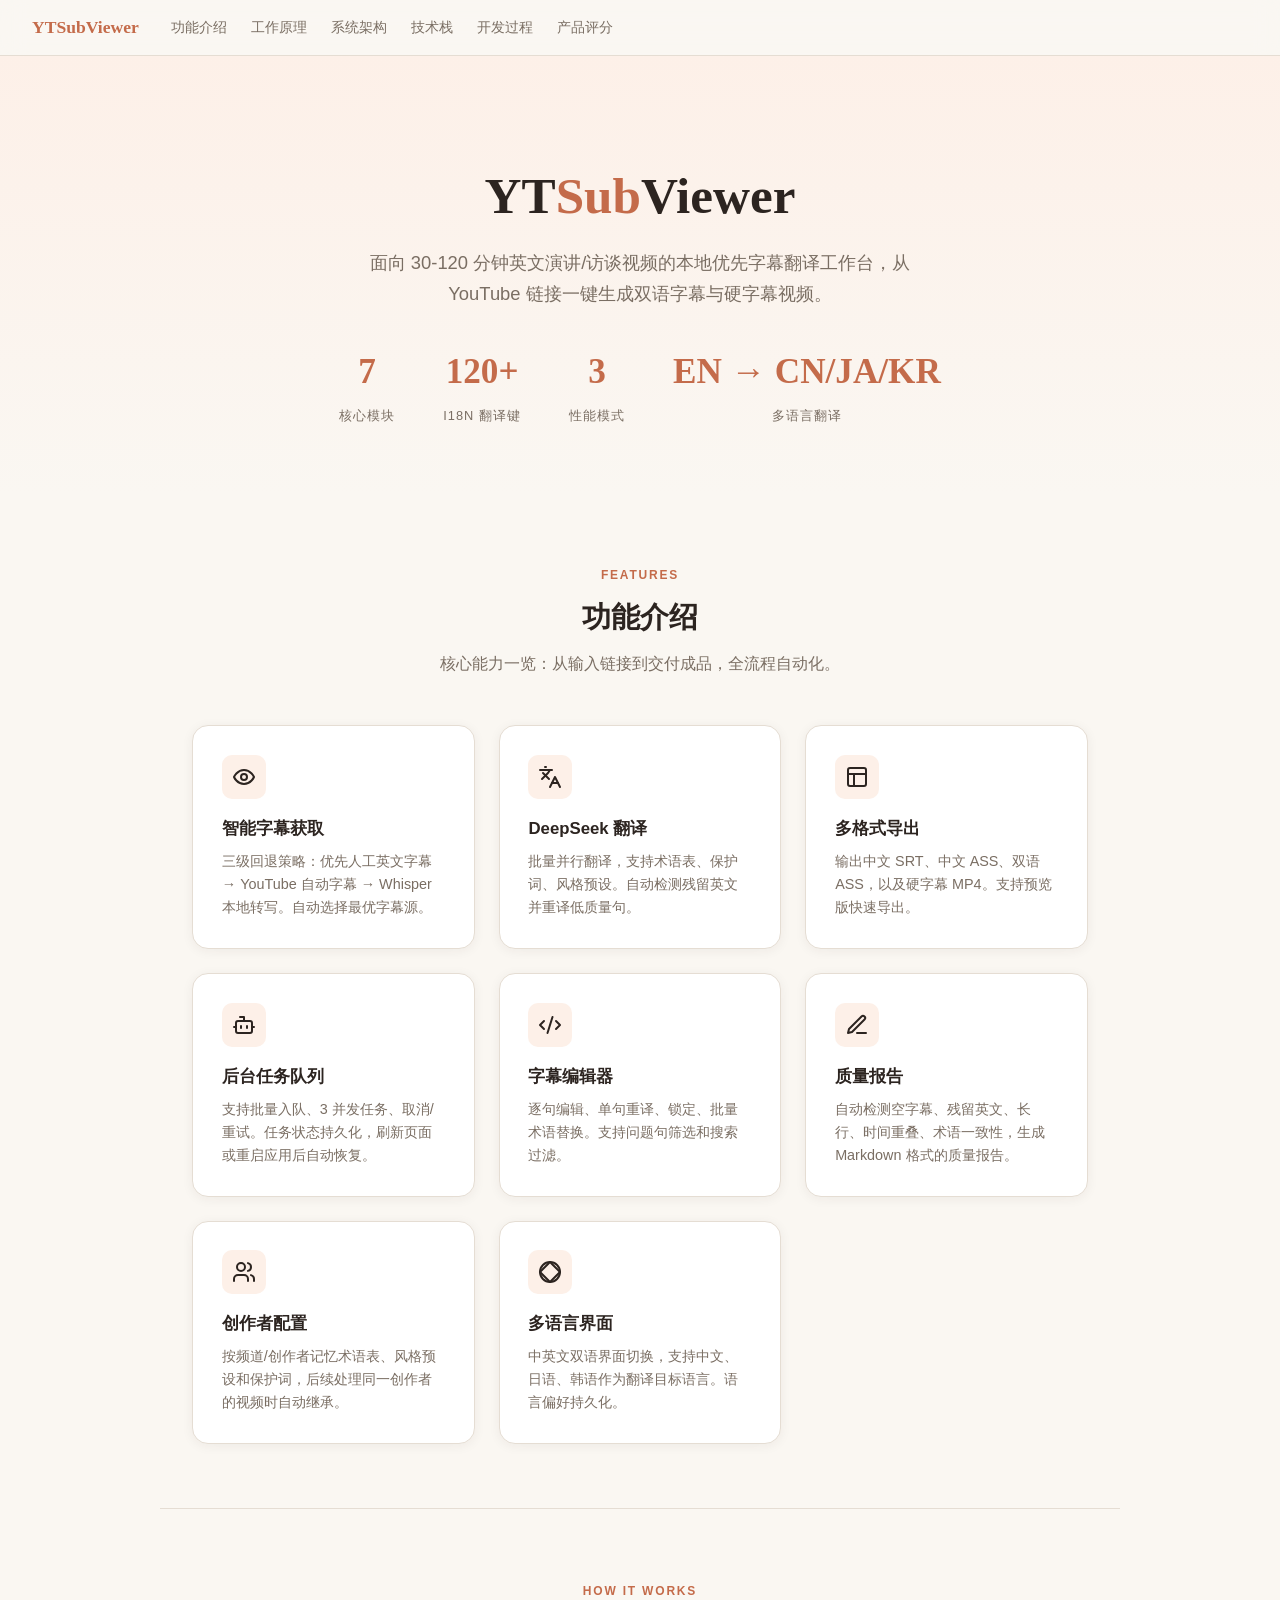
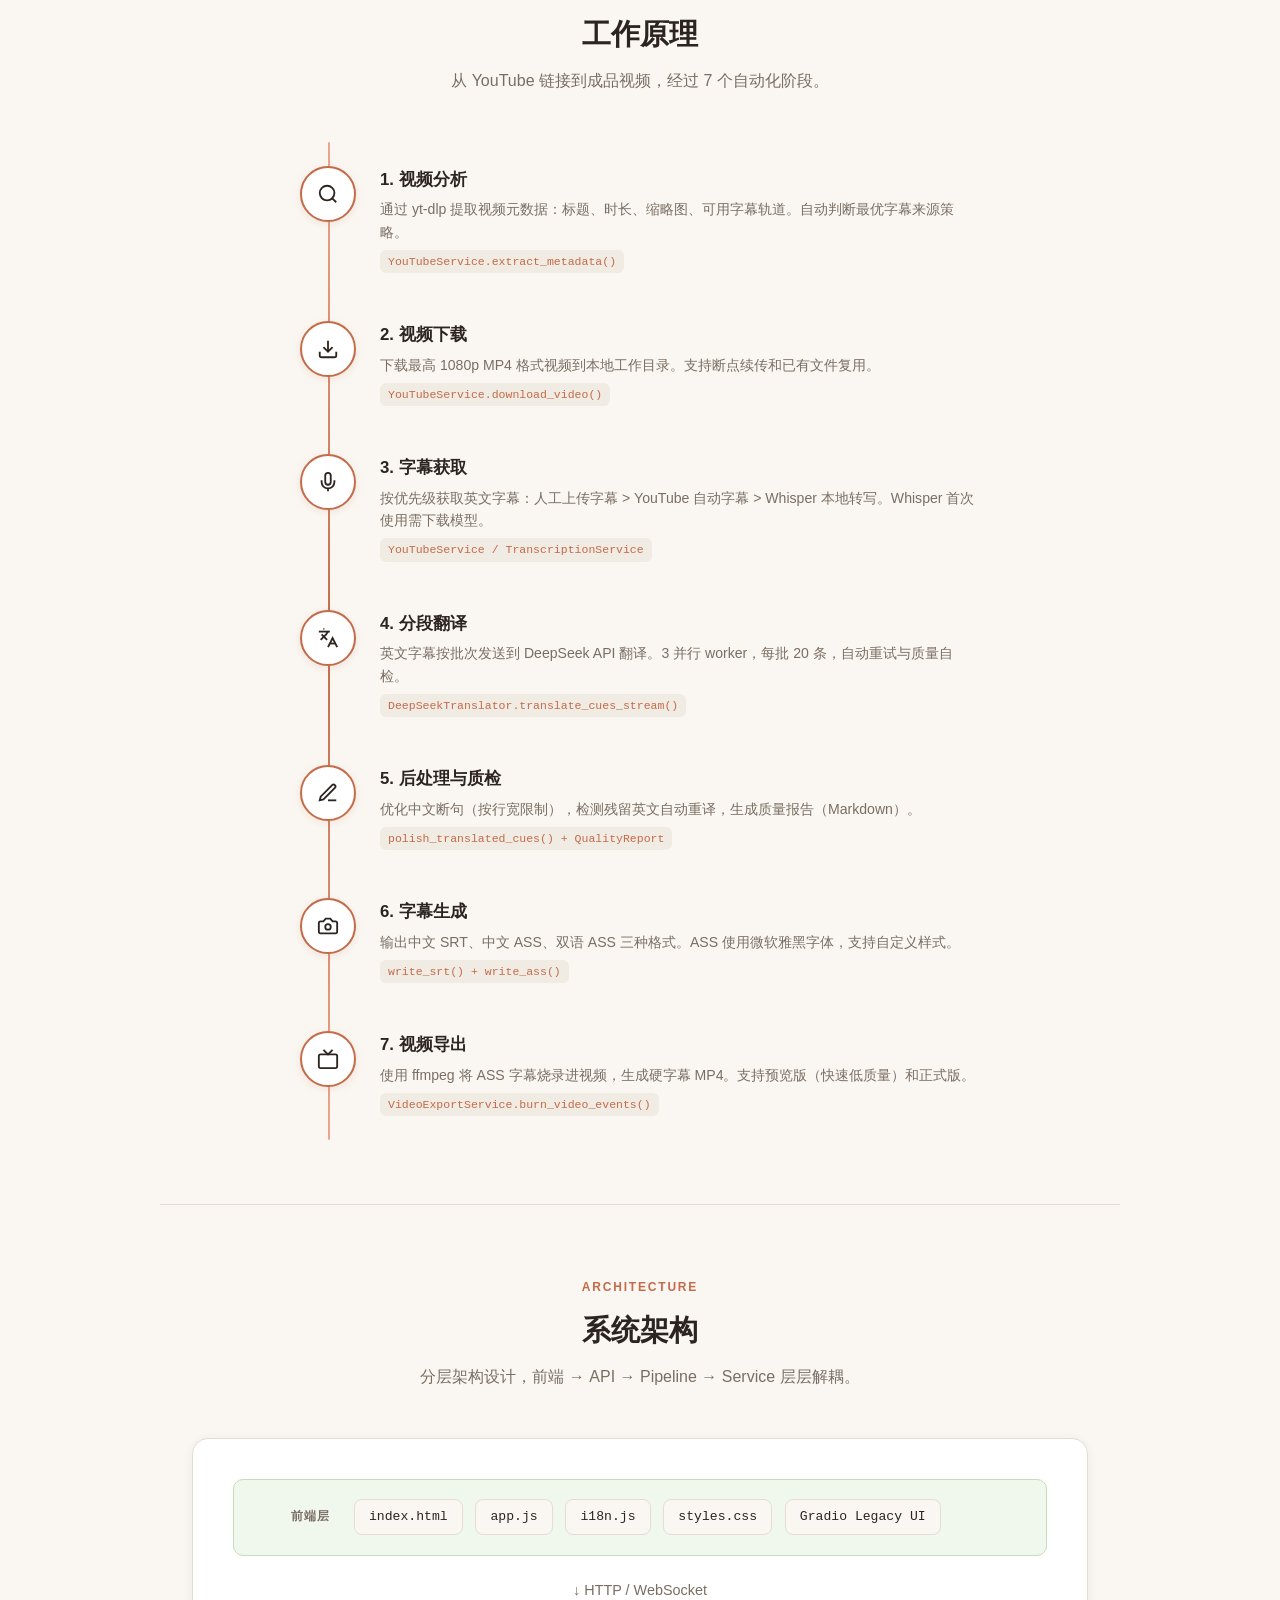
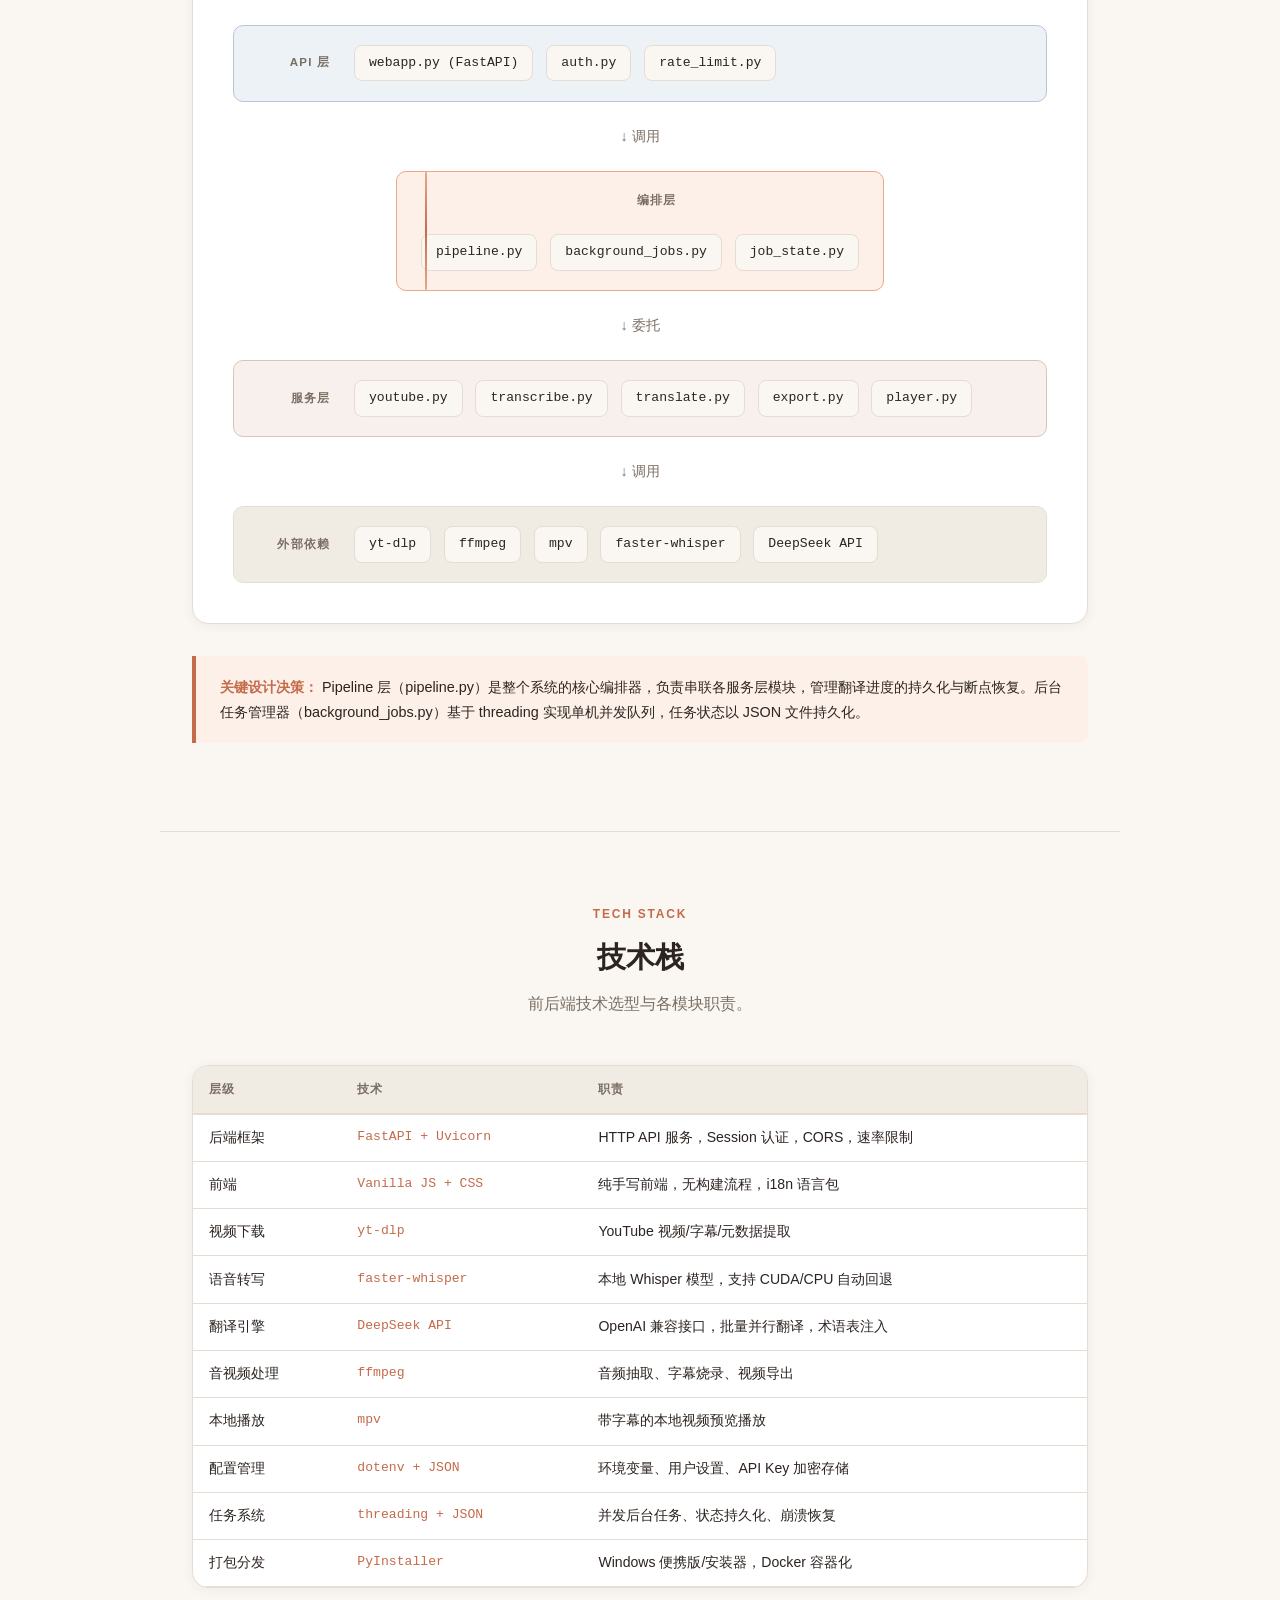
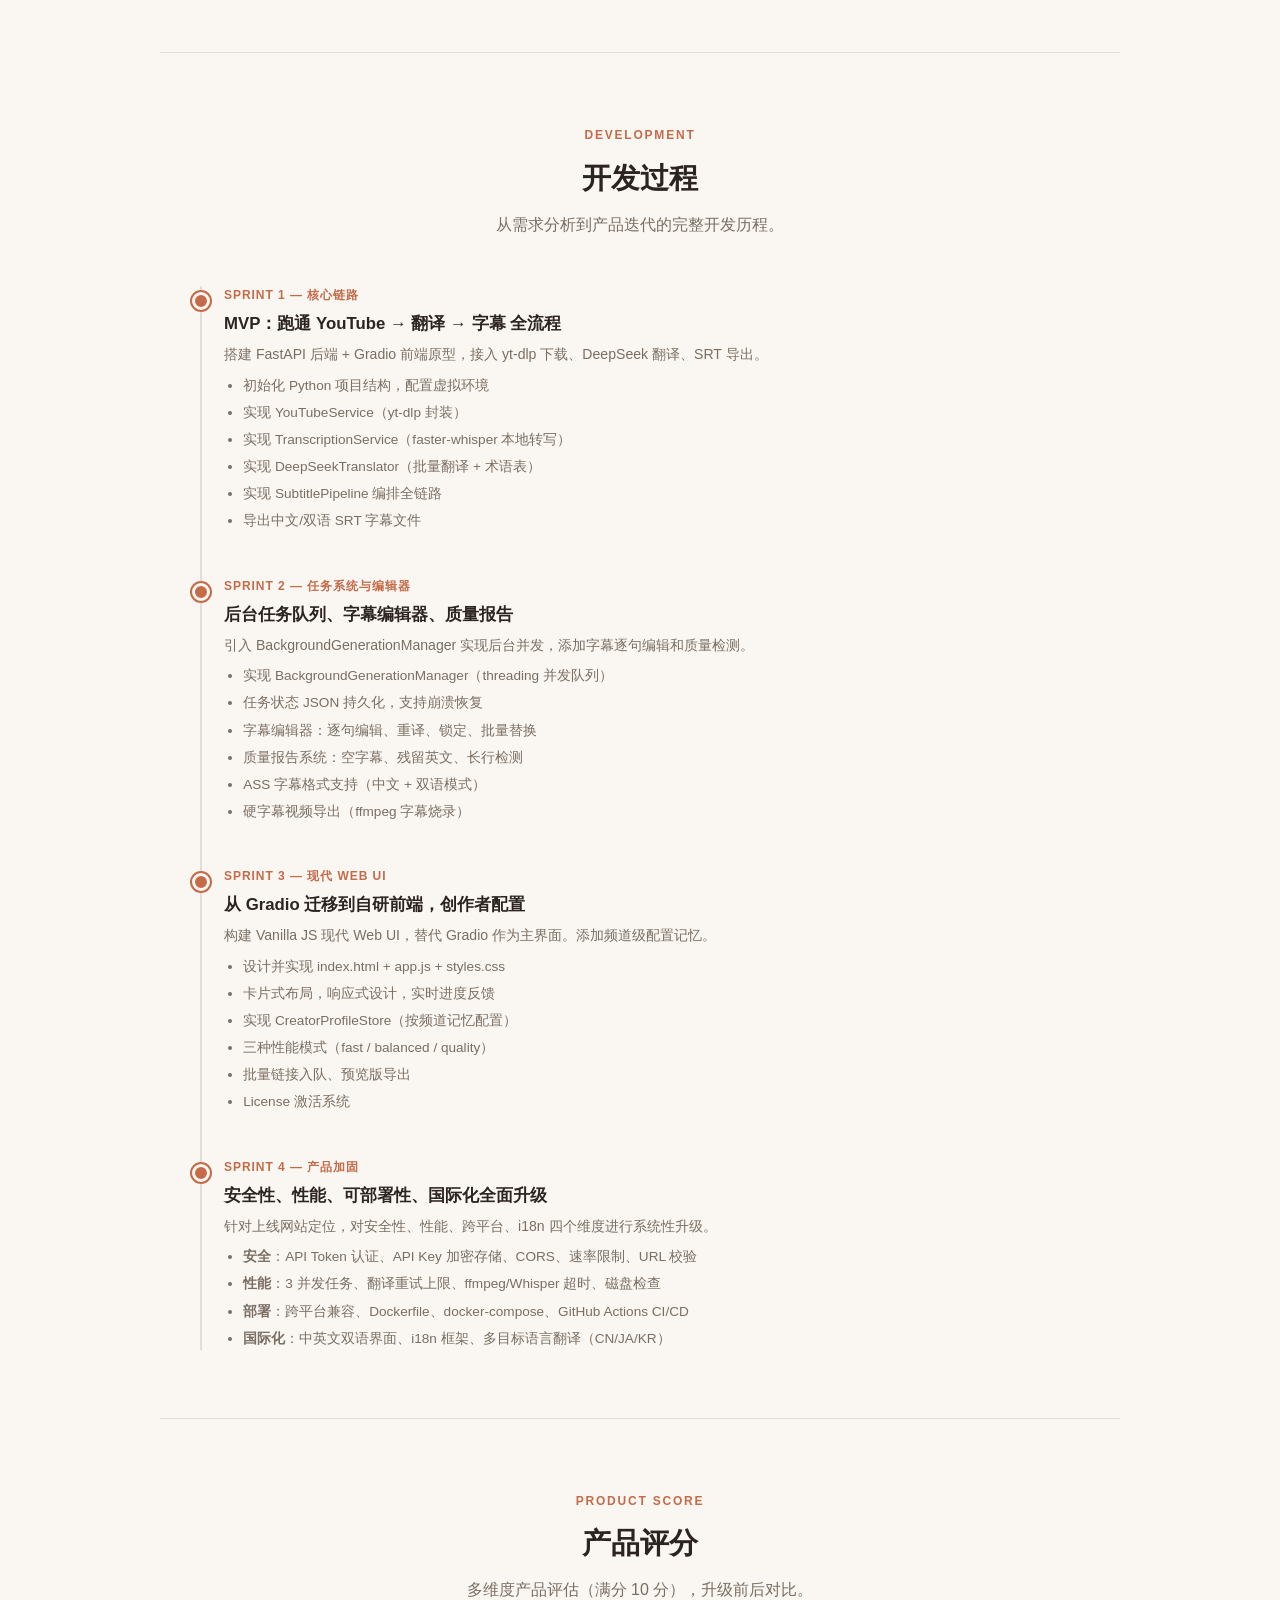
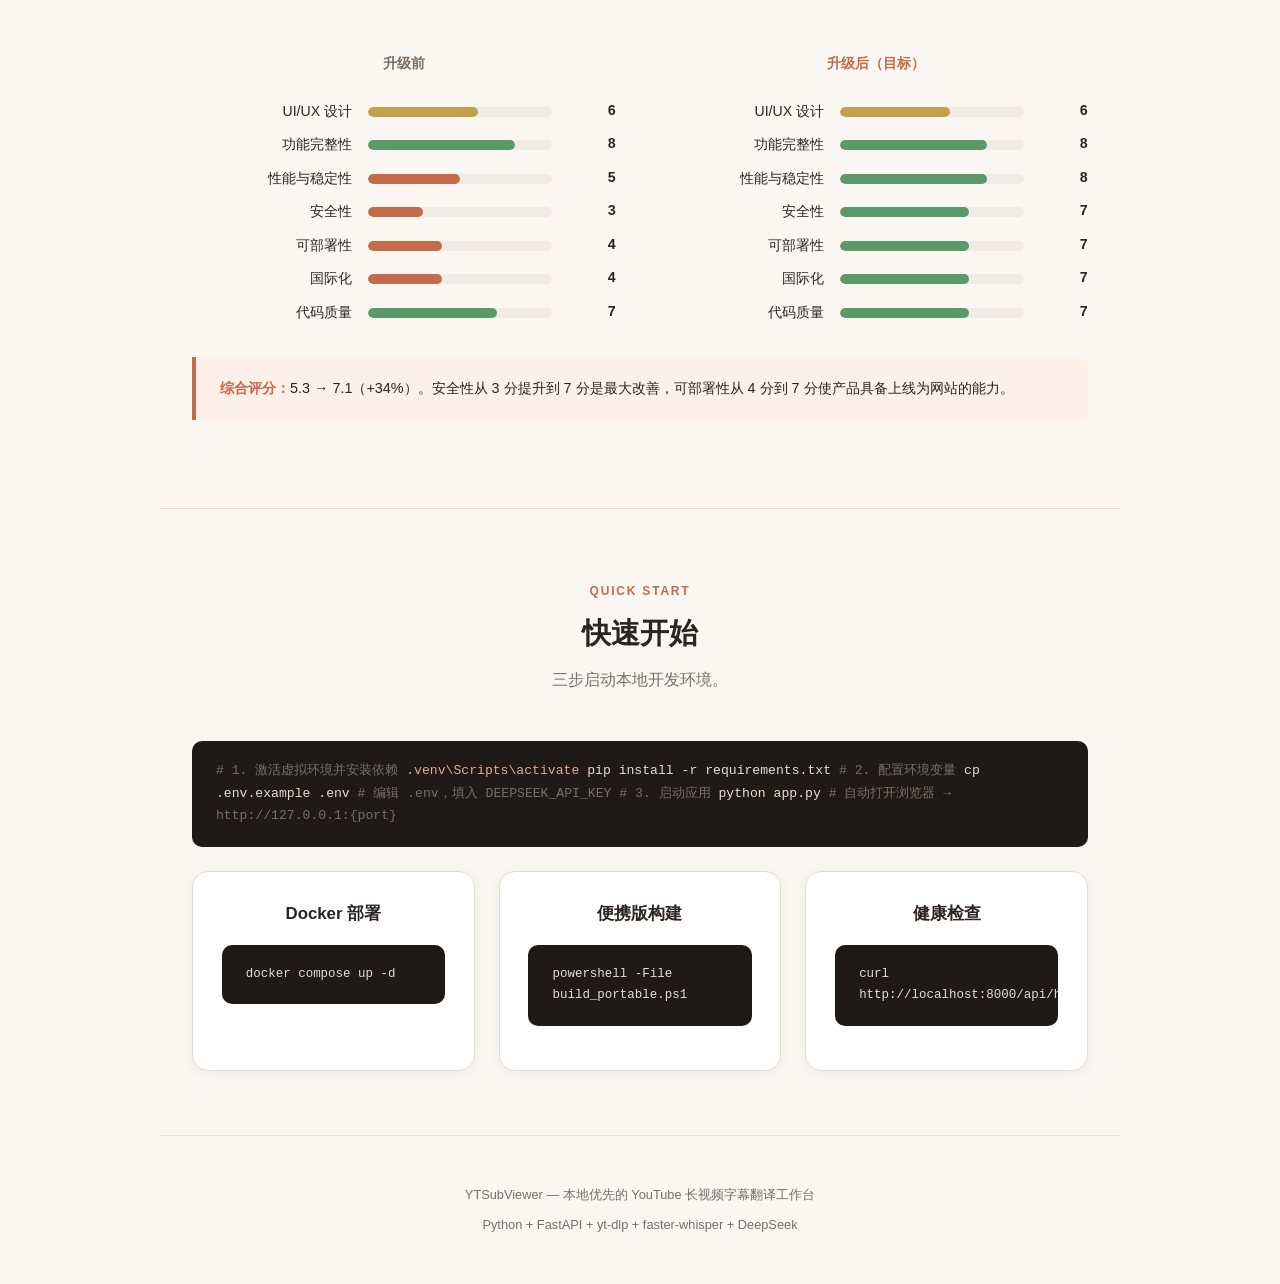
<file: docs/YouTube翻译.html>
<!DOCTYPE html>
<html lang="zh-CN">
<head>
  <meta charset="UTF-8">
  <meta name="viewport" content="width=device-width, initial-scale=1.0">
  <title>YTSubViewer — 产品介绍</title>
  <style>
    :root {
      --bg: #faf7f2;
      --bg-alt: #f0ebe3;
      --bg-card: #ffffff;
      --text: #2c2420;
      --text-muted: #7a6e63;
      --accent: #c46b4a;
      --accent-light: #e8a889;
      --accent-bg: #fdf0e8;
      --border: #e5ddd3;
      --shadow: 0 2px 12px rgba(44, 36, 32, 0.06);
      --radius: 16px;
      --radius-sm: 10px;
      --font-serif: "Noto Serif SC", "Source Han Serif SC", "Songti SC", serif;
      --font-sans: "Noto Sans SC", "Source Han Sans SC", -apple-system, BlinkMacSystemFont, sans-serif;
      --mono: "JetBrains Mono", "Fira Code", "Cascadia Code", monospace;
    }

    * { margin: 0; padding: 0; box-sizing: border-box; }

    html {
      scroll-behavior: smooth;
      font-size: 16px;
    }

    body {
      font-family: var(--font-sans);
      background: var(--bg);
      color: var(--text);
      line-height: 1.7;
      -webkit-font-smoothing: antialiased;
    }

    /* ── Navigation ── */
    nav {
      position: fixed;
      top: 0;
      left: 0;
      right: 0;
      z-index: 100;
      background: rgba(250, 247, 242, 0.85);
      backdrop-filter: blur(12px);
      border-bottom: 1px solid var(--border);
      padding: 0 2rem;
      display: flex;
      align-items: center;
      height: 56px;
      gap: 2rem;
    }
    nav .logo {
      font-family: var(--font-serif);
      font-weight: 700;
      font-size: 1.1rem;
      color: var(--accent);
      white-space: nowrap;
    }
    nav .nav-links {
      display: flex;
      gap: 1.5rem;
      overflow-x: auto;
    }
    nav a {
      font-size: 0.85rem;
      color: var(--text-muted);
      text-decoration: none;
      white-space: nowrap;
      transition: color 0.2s;
    }
    nav a:hover { color: var(--accent); }

    /* ── Hero ── */
    .hero {
      margin-top: 56px;
      padding: 6rem 2rem 4rem;
      text-align: center;
      background: linear-gradient(180deg, var(--accent-bg) 0%, var(--bg) 100%);
    }
    .hero h1 {
      font-family: var(--font-serif);
      font-size: clamp(2rem, 5vw, 3.2rem);
      font-weight: 700;
      color: var(--text);
      margin-bottom: 0.5rem;
    }
    .hero h1 span { color: var(--accent); }
    .hero .tagline {
      font-size: 1.15rem;
      color: var(--text-muted);
      max-width: 560px;
      margin: 0 auto 2rem;
    }
    .hero-stats {
      display: flex;
      justify-content: center;
      gap: 3rem;
      flex-wrap: wrap;
      margin-top: 2rem;
    }
    .hero-stat {
      text-align: center;
    }
    .hero-stat .num {
      font-family: var(--font-serif);
      font-size: 2.2rem;
      font-weight: 700;
      color: var(--accent);
      display: block;
    }
    .hero-stat .label {
      font-size: 0.8rem;
      color: var(--text-muted);
      text-transform: uppercase;
      letter-spacing: 0.08em;
    }

    /* ── Section layout ── */
    section {
      max-width: 960px;
      margin: 0 auto;
      padding: 4rem 2rem;
    }
    section + section {
      border-top: 1px solid var(--border);
    }
    .section-header {
      text-align: center;
      margin-bottom: 3rem;
    }
    .section-header .eyebrow {
      font-size: 0.75rem;
      text-transform: uppercase;
      letter-spacing: 0.15em;
      color: var(--accent);
      font-weight: 600;
      margin-bottom: 0.5rem;
    }
    .section-header h2 {
      font-family: var(--font-serif);
      font-size: 1.8rem;
      font-weight: 700;
    }
    .section-header p {
      color: var(--text-muted);
      margin-top: 0.5rem;
      max-width: 600px;
      margin-left: auto;
      margin-right: auto;
    }

    /* ── Cards ── */
    .card-grid {
      display: grid;
      grid-template-columns: repeat(auto-fit, minmax(260px, 1fr));
      gap: 1.5rem;
    }
    .card {
      background: var(--bg-card);
      border: 1px solid var(--border);
      border-radius: var(--radius);
      padding: 1.8rem;
      box-shadow: var(--shadow);
      transition: transform 0.2s, box-shadow 0.2s;
    }
    .card:hover {
      transform: translateY(-2px);
      box-shadow: 0 6px 24px rgba(44, 36, 32, 0.1);
    }
    .card .icon {
      width: 44px;
      height: 44px;
      border-radius: var(--radius-sm);
      background: var(--accent-bg);
      display: flex;
      align-items: center;
      justify-content: center;
      margin-bottom: 1rem;
      font-size: 1.3rem;
    }
    .card h3 {
      font-size: 1.05rem;
      font-weight: 600;
      margin-bottom: 0.4rem;
    }
    .card p {
      font-size: 0.9rem;
      color: var(--text-muted);
      line-height: 1.6;
    }

    /* ── Pipeline / Flow ── */
    .pipeline {
      display: flex;
      flex-direction: column;
      gap: 0;
      position: relative;
      max-width: 680px;
      margin: 0 auto;
    }
    .pipeline::before {
      content: "";
      position: absolute;
      left: 28px;
      top: 0;
      bottom: 0;
      width: 2px;
      background: linear-gradient(180deg, var(--accent-light), var(--accent), var(--accent-light));
      border-radius: 2px;
    }
    .pipe-step {
      display: flex;
      gap: 1.5rem;
      align-items: flex-start;
      padding: 1.5rem 0;
      position: relative;
    }
    .pipe-dot {
      width: 56px;
      height: 56px;
      min-width: 56px;
      border-radius: 50%;
      background: var(--bg-card);
      border: 2px solid var(--accent);
      display: flex;
      align-items: center;
      justify-content: center;
      font-size: 1.4rem;
      z-index: 1;
      box-shadow: 0 2px 8px rgba(196, 107, 74, 0.15);
    }
    .pipe-content h3 {
      font-size: 1.05rem;
      font-weight: 600;
      margin-bottom: 0.25rem;
    }
    .pipe-content p {
      font-size: 0.88rem;
      color: var(--text-muted);
      line-height: 1.6;
    }
    .pipe-content .tech {
      display: inline-block;
      margin-top: 0.4rem;
      font-size: 0.72rem;
      font-family: var(--mono);
      background: var(--bg-alt);
      color: var(--accent);
      padding: 2px 8px;
      border-radius: 6px;
    }

    /* ── Architecture diagram ── */
    .arch-diagram {
      background: var(--bg-card);
      border: 1px solid var(--border);
      border-radius: var(--radius);
      padding: 2.5rem;
      box-shadow: var(--shadow);
      overflow-x: auto;
    }
    .arch-layers {
      display: flex;
      flex-direction: column;
      gap: 1.2rem;
      min-width: 500px;
    }
    .arch-layer {
      border-radius: var(--radius-sm);
      padding: 1.2rem 1.5rem;
      display: flex;
      align-items: center;
      gap: 1.5rem;
    }
    .arch-layer .layer-label {
      font-size: 0.72rem;
      text-transform: uppercase;
      letter-spacing: 0.1em;
      font-weight: 700;
      min-width: 72px;
      text-align: right;
      color: var(--text-muted);
    }
    .arch-layer .layer-items {
      display: flex;
      gap: 0.8rem;
      flex-wrap: wrap;
    }
    .arch-layer .layer-items span {
      font-size: 0.82rem;
      font-family: var(--mono);
      padding: 6px 14px;
      border-radius: 8px;
      background: var(--bg);
      border: 1px solid var(--border);
      white-space: nowrap;
    }
    .arch-layer.frontend { background: #f0f7ed; border: 1px solid #c5ddb8; }
    .arch-layer.api { background: #edf2f7; border: 1px solid #b8c5d8; }
    .arch-layer.pipeline { background: var(--accent-bg); border: 1px solid var(--accent-light); }
    .arch-layer.services { background: #f7f0ed; border: 1px solid #d8c5b8; }
    .arch-layer.external { background: var(--bg-alt); border: 1px solid var(--border); }
    .arch-arrow {
      text-align: center;
      color: var(--text-muted);
      font-size: 0.9rem;
      padding: 0.2rem 0;
    }

    /* ── Timeline (dev process) ── */
    .timeline {
      position: relative;
      padding-left: 2rem;
    }
    .timeline::before {
      content: "";
      position: absolute;
      left: 8px;
      top: 0;
      bottom: 0;
      width: 2px;
      background: var(--border);
    }
    .timeline-item {
      position: relative;
      padding-bottom: 2.5rem;
    }
    .timeline-item:last-child { padding-bottom: 0; }
    .timeline-item::before {
      content: "";
      position: absolute;
      left: -2rem;
      top: 6px;
      width: 12px;
      height: 12px;
      border-radius: 50%;
      background: var(--accent);
      border: 3px solid var(--bg);
      box-shadow: 0 0 0 2px var(--accent);
    }
    .timeline-item .time-label {
      font-size: 0.75rem;
      color: var(--accent);
      font-weight: 600;
      text-transform: uppercase;
      letter-spacing: 0.08em;
      margin-bottom: 0.3rem;
    }
    .timeline-item h3 {
      font-size: 1.05rem;
      font-weight: 600;
      margin-bottom: 0.3rem;
    }
    .timeline-item p {
      font-size: 0.88rem;
      color: var(--text-muted);
      line-height: 1.6;
    }
    .timeline-item ul {
      margin-top: 0.5rem;
      padding-left: 1.2rem;
      font-size: 0.85rem;
      color: var(--text-muted);
    }
    .timeline-item ul li { margin-bottom: 0.25rem; }

    /* ── Tech stack table ── */
    .tech-table {
      width: 100%;
      border-collapse: collapse;
      font-size: 0.88rem;
    }
    .tech-table th {
      text-align: left;
      padding: 0.8rem 1rem;
      background: var(--bg-alt);
      border-bottom: 2px solid var(--border);
      font-weight: 600;
      font-size: 0.78rem;
      text-transform: uppercase;
      letter-spacing: 0.06em;
      color: var(--text-muted);
    }
    .tech-table td {
      padding: 0.7rem 1rem;
      border-bottom: 1px solid var(--border);
      vertical-align: top;
    }
    .tech-table tr:hover td { background: var(--accent-bg); }
    .tech-table .mono {
      font-family: var(--mono);
      font-size: 0.82rem;
      color: var(--accent);
    }

    /* ── Score bar ── */
    .score-grid {
      display: grid;
      grid-template-columns: 160px 1fr 48px;
      gap: 0.6rem 1rem;
      align-items: center;
      max-width: 600px;
      margin: 0 auto;
    }
    .score-label {
      font-size: 0.88rem;
      font-weight: 500;
      text-align: right;
    }
    .score-bar {
      height: 10px;
      background: var(--bg-alt);
      border-radius: 6px;
      overflow: hidden;
    }
    .score-bar .fill {
      height: 100%;
      border-radius: 6px;
      transition: width 1s ease;
    }
    .score-bar .fill.high { background: #5a9a6a; }
    .score-bar .fill.mid { background: #c4a24a; }
    .score-bar .fill.low { background: var(--accent); }
    .score-val {
      font-family: var(--mono);
      font-size: 0.88rem;
      font-weight: 700;
      text-align: right;
    }

    /* ── Code block ── */
    .code-block {
      background: #1e1a17;
      color: #e8ddd0;
      border-radius: var(--radius-sm);
      padding: 1.2rem 1.5rem;
      font-family: var(--mono);
      font-size: 0.82rem;
      line-height: 1.7;
      overflow-x: auto;
      margin: 1rem 0;
    }
    .code-block .comment { color: #7a6e63; }
    .code-block .keyword { color: #e8a889; }
    .code-block .string { color: #8ab87a; }

    /* ── Callout ── */
    .callout {
      background: var(--accent-bg);
      border-left: 4px solid var(--accent);
      border-radius: 0 var(--radius-sm) var(--radius-sm) 0;
      padding: 1.2rem 1.5rem;
      margin: 1.5rem 0;
      font-size: 0.9rem;
    }
    .callout strong { color: var(--accent); }

    /* ── Footer ── */
    footer {
      text-align: center;
      padding: 3rem 2rem;
      font-size: 0.8rem;
      color: var(--text-muted);
      border-top: 1px solid var(--border);
      max-width: 960px;
      margin: 0 auto;
    }

    /* ── Responsive ── */
    @media (max-width: 640px) {
      nav { padding: 0 1rem; gap: 1rem; }
      .hero { padding: 4rem 1.5rem 3rem; }
      .hero-stats { gap: 1.5rem; }
      section { padding: 3rem 1.5rem; }
      .card-grid { grid-template-columns: 1fr; }
      .arch-diagram { padding: 1.2rem; }
      .score-grid { grid-template-columns: 120px 1fr 36px; }
    }
  </style>
</head>
<body>

<!-- ════════════════════════════════════════════════ Navigation ════════════════════════════════════════════════ -->
<nav>
  <div class="logo">YTSubViewer</div>
  <div class="nav-links">
    <a href="#features">功能介绍</a>
    <a href="#pipeline">工作原理</a>
    <a href="#architecture">系统架构</a>
    <a href="#tech-stack">技术栈</a>
    <a href="#dev-process">开发过程</a>
    <a href="#product-score">产品评分</a>
  </div>
</nav>

<!-- ════════════════════════════════════════════════ Hero ════════════════════════════════════════════════ -->
<header class="hero">
  <h1>YT<span>Sub</span>Viewer</h1>
  <p class="tagline">面向 30-120 分钟英文演讲/访谈视频的本地优先字幕翻译工作台，从 YouTube 链接一键生成双语字幕与硬字幕视频。</p>
  <div class="hero-stats">
    <div class="hero-stat">
      <span class="num">7</span>
      <span class="label">核心模块</span>
    </div>
    <div class="hero-stat">
      <span class="num">120+</span>
      <span class="label">i18n 翻译键</span>
    </div>
    <div class="hero-stat">
      <span class="num">3</span>
      <span class="label">性能模式</span>
    </div>
    <div class="hero-stat">
      <span class="num">EN → CN/JA/KR</span>
      <span class="label">多语言翻译</span>
    </div>
  </div>
</header>

<!-- ════════════════════════════════════════════════ Features ════════════════════════════════════════════════ -->
<section id="features">
  <div class="section-header">
    <p class="eyebrow">Features</p>
    <h2>功能介绍</h2>
    <p>核心能力一览：从输入链接到交付成品，全流程自动化。</p>
  </div>

  <div class="card-grid">
    <div class="card">
      <div class="icon">
        <svg width="24" height="24" viewBox="0 0 24 24" fill="none" stroke="currentColor" stroke-width="2" stroke-linecap="round" stroke-linejoin="round"><path d="M2 12s3-7 10-7 10 7 10 7-3 7-10 7-10-7-10-7Z"/><circle cx="12" cy="12" r="3"/></svg>
      </div>
      <h3>智能字幕获取</h3>
      <p>三级回退策略：优先人工英文字幕 → YouTube 自动字幕 → Whisper 本地转写。自动选择最优字幕源。</p>
    </div>

    <div class="card">
      <div class="icon">
        <svg width="24" height="24" viewBox="0 0 24 24" fill="none" stroke="currentColor" stroke-width="2" stroke-linecap="round" stroke-linejoin="round"><path d="m5 8 6 6"/><path d="m4 14 6-6 2-3"/><path d="M2 5h12"/><path d="M7 2h1"/><path d="m22 22-5-10-5 10"/><path d="M14 18h6"/></svg>
      </div>
      <h3>DeepSeek 翻译</h3>
      <p>批量并行翻译，支持术语表、保护词、风格预设。自动检测残留英文并重译低质量句。</p>
    </div>

    <div class="card">
      <div class="icon">
        <svg width="24" height="24" viewBox="0 0 24 24" fill="none" stroke="currentColor" stroke-width="2" stroke-linecap="round" stroke-linejoin="round"><rect width="18" height="18" x="3" y="3" rx="2"/><path d="M3 9h18"/><path d="M9 21V9"/></svg>
      </div>
      <h3>多格式导出</h3>
      <p>输出中文 SRT、中文 ASS、双语 ASS，以及硬字幕 MP4。支持预览版快速导出。</p>
    </div>

    <div class="card">
      <div class="icon">
        <svg width="24" height="24" viewBox="0 0 24 24" fill="none" stroke="currentColor" stroke-width="2" stroke-linecap="round" stroke-linejoin="round"><path d="M12 8V4H8"/><rect width="16" height="12" x="4" y="8" rx="2"/><path d="M2 14h2"/><path d="M20 14h2"/><path d="M15 13v2"/><path d="M9 13v2"/></svg>
      </div>
      <h3>后台任务队列</h3>
      <p>支持批量入队、3 并发任务、取消/重试。任务状态持久化，刷新页面或重启应用后自动恢复。</p>
    </div>

    <div class="card">
      <div class="icon">
        <svg width="24" height="24" viewBox="0 0 24 24" fill="none" stroke="currentColor" stroke-width="2" stroke-linecap="round" stroke-linejoin="round"><path d="m18 16 4-4-4-4"/><path d="m6 8-4 4 4 4"/><path d="m14.5 4-5 16"/></svg>
      </div>
      <h3>字幕编辑器</h3>
      <p>逐句编辑、单句重译、锁定、批量术语替换。支持问题句筛选和搜索过滤。</p>
    </div>

    <div class="card">
      <div class="icon">
        <svg width="24" height="24" viewBox="0 0 24 24" fill="none" stroke="currentColor" stroke-width="2" stroke-linecap="round" stroke-linejoin="round"><path d="M12 20h9"/><path d="M16.5 3.5a2.12 2.12 0 0 1 3 3L7 19l-4 1 1-4Z"/></svg>
      </div>
      <h3>质量报告</h3>
      <p>自动检测空字幕、残留英文、长行、时间重叠、术语一致性，生成 Markdown 格式的质量报告。</p>
    </div>

    <div class="card">
      <div class="icon">
        <svg width="24" height="24" viewBox="0 0 24 24" fill="none" stroke="currentColor" stroke-width="2" stroke-linecap="round" stroke-linejoin="round"><path d="M16 21v-2a4 4 0 0 0-4-4H6a4 4 0 0 0-4 4v2"/><circle cx="9" cy="7" r="4"/><path d="M22 21v-2a4 4 0 0 0-3-3.87"/><path d="M16 3.13a4 4 0 0 1 0 7.75"/></svg>
      </div>
      <h3>创作者配置</h3>
      <p>按频道/创作者记忆术语表、风格预设和保护词，后续处理同一创作者的视频时自动继承。</p>
    </div>

    <div class="card">
      <div class="icon">
        <svg width="24" height="24" viewBox="0 0 24 24" fill="none" stroke="currentColor" stroke-width="2" stroke-linecap="round" stroke-linejoin="round"><circle cx="12" cy="12" r="10"/><path d="m2 12 10 10 10-10"/><path d="m2 12 10-10 10 10"/></svg>
      </div>
      <h3>多语言界面</h3>
      <p>中英文双语界面切换，支持中文、日语、韩语作为翻译目标语言。语言偏好持久化。</p>
    </div>
  </div>
</section>

<!-- ════════════════════════════════════════════════ Pipeline ════════════════════════════════════════════════ -->
<section id="pipeline">
  <div class="section-header">
    <p class="eyebrow">How It Works</p>
    <h2>工作原理</h2>
    <p>从 YouTube 链接到成品视频，经过 7 个自动化阶段。</p>
  </div>

  <div class="pipeline">
    <div class="pipe-step">
      <div class="pipe-dot">
        <svg width="22" height="22" viewBox="0 0 24 24" fill="none" stroke="currentColor" stroke-width="2"><circle cx="11" cy="11" r="8"/><path d="m21 21-4.3-4.3"/></svg>
      </div>
      <div class="pipe-content">
        <h3>1. 视频分析</h3>
        <p>通过 yt-dlp 提取视频元数据：标题、时长、缩略图、可用字幕轨道。自动判断最优字幕来源策略。</p>
        <span class="tech">YouTubeService.extract_metadata()</span>
      </div>
    </div>

    <div class="pipe-step">
      <div class="pipe-dot">
        <svg width="22" height="22" viewBox="0 0 24 24" fill="none" stroke="currentColor" stroke-width="2"><path d="M21 15v4a2 2 0 0 1-2 2H5a2 2 0 0 1-2-2v-4"/><polyline points="7 10 12 15 17 10"/><line x1="12" y1="15" x2="12" y2="3"/></svg>
      </div>
      <div class="pipe-content">
        <h3>2. 视频下载</h3>
        <p>下载最高 1080p MP4 格式视频到本地工作目录。支持断点续传和已有文件复用。</p>
        <span class="tech">YouTubeService.download_video()</span>
      </div>
    </div>

    <div class="pipe-step">
      <div class="pipe-dot">
        <svg width="22" height="22" viewBox="0 0 24 24" fill="none" stroke="currentColor" stroke-width="2"><path d="M12 2a3 3 0 0 0-3 3v7a3 3 0 0 0 6 0V5a3 3 0 0 0-3-3Z"/><path d="M19 10v2a7 7 0 0 1-14 0v-2"/><line x1="12" y1="19" x2="12" y2="22"/></svg>
      </div>
      <div class="pipe-content">
        <h3>3. 字幕获取</h3>
        <p>按优先级获取英文字幕：人工上传字幕 > YouTube 自动字幕 > Whisper 本地转写。Whisper 首次使用需下载模型。</p>
        <span class="tech">YouTubeService / TranscriptionService</span>
      </div>
    </div>

    <div class="pipe-step">
      <div class="pipe-dot">
        <svg width="22" height="22" viewBox="0 0 24 24" fill="none" stroke="currentColor" stroke-width="2"><path d="m5 8 6 6"/><path d="m4 14 6-6 2-3"/><path d="M2 5h12"/><path d="M7 2h1"/><path d="m22 22-5-10-5 10"/><path d="M14 18h6"/></svg>
      </div>
      <div class="pipe-content">
        <h3>4. 分段翻译</h3>
        <p>英文字幕按批次发送到 DeepSeek API 翻译。3 并行 worker，每批 20 条，自动重试与质量自检。</p>
        <span class="tech">DeepSeekTranslator.translate_cues_stream()</span>
      </div>
    </div>

    <div class="pipe-step">
      <div class="pipe-dot">
        <svg width="22" height="22" viewBox="0 0 24 24" fill="none" stroke="currentColor" stroke-width="2"><path d="M12 20h9"/><path d="M16.5 3.5a2.12 2.12 0 0 1 3 3L7 19l-4 1 1-4Z"/></svg>
      </div>
      <div class="pipe-content">
        <h3>5. 后处理与质检</h3>
        <p>优化中文断句（按行宽限制），检测残留英文自动重译，生成质量报告（Markdown）。</p>
        <span class="tech">polish_translated_cues() + QualityReport</span>
      </div>
    </div>

    <div class="pipe-step">
      <div class="pipe-dot">
        <svg width="22" height="22" viewBox="0 0 24 24" fill="none" stroke="currentColor" stroke-width="2"><path d="M14.5 4h-5L7 7H4a2 2 0 0 0-2 2v9a2 2 0 0 0 2 2h16a2 2 0 0 0 2-2V9a2 2 0 0 0-2-2h-3l-2.5-3z"/><circle cx="12" cy="13" r="3"/></svg>
      </div>
      <div class="pipe-content">
        <h3>6. 字幕生成</h3>
        <p>输出中文 SRT、中文 ASS、双语 ASS 三种格式。ASS 使用微软雅黑字体，支持自定义样式。</p>
        <span class="tech">write_srt() + write_ass()</span>
      </div>
    </div>

    <div class="pipe-step">
      <div class="pipe-dot">
        <svg width="22" height="22" viewBox="0 0 24 24" fill="none" stroke="currentColor" stroke-width="2"><rect width="20" height="15" x="2" y="7" rx="2" ry="2"/><polyline points="17 2 12 7 7 2"/></svg>
      </div>
      <div class="pipe-content">
        <h3>7. 视频导出</h3>
        <p>使用 ffmpeg 将 ASS 字幕烧录进视频，生成硬字幕 MP4。支持预览版（快速低质量）和正式版。</p>
        <span class="tech">VideoExportService.burn_video_events()</span>
      </div>
    </div>
  </div>
</section>

<!-- ════════════════════════════════════════════════ Architecture ════════════════════════════════════════════════ -->
<section id="architecture">
  <div class="section-header">
    <p class="eyebrow">Architecture</p>
    <h2>系统架构</h2>
    <p>分层架构设计，前端 → API → Pipeline → Service 层层解耦。</p>
  </div>

  <div class="arch-diagram">
    <div class="arch-layers">
      <div class="arch-layer frontend">
        <span class="layer-label">前端层</span>
        <div class="layer-items">
          <span>index.html</span>
          <span>app.js</span>
          <span>i18n.js</span>
          <span>styles.css</span>
          <span>Gradio Legacy UI</span>
        </div>
      </div>

      <div class="arch-arrow">↓ HTTP / WebSocket</div>

      <div class="arch-layer api">
        <span class="layer-label">API 层</span>
        <div class="layer-items">
          <span>webapp.py (FastAPI)</span>
          <span>auth.py</span>
          <span>rate_limit.py</span>
        </div>
      </div>

      <div class="arch-arrow">↓ 调用</div>

      <div class="arch-layer pipeline">
        <span class="layer-label">编排层</span>
        <div class="layer-items">
          <span>pipeline.py</span>
          <span>background_jobs.py</span>
          <span>job_state.py</span>
        </div>
      </div>

      <div class="arch-arrow">↓ 委托</div>

      <div class="arch-layer services">
        <span class="layer-label">服务层</span>
        <div class="layer-items">
          <span>youtube.py</span>
          <span>transcribe.py</span>
          <span>translate.py</span>
          <span>export.py</span>
          <span>player.py</span>
        </div>
      </div>

      <div class="arch-arrow">↓ 调用</div>

      <div class="arch-layer external">
        <span class="layer-label">外部依赖</span>
        <div class="layer-items">
          <span>yt-dlp</span>
          <span>ffmpeg</span>
          <span>mpv</span>
          <span>faster-whisper</span>
          <span>DeepSeek API</span>
        </div>
      </div>
    </div>
  </div>

  <div class="callout" style="margin-top: 2rem;">
    <strong>关键设计决策：</strong> Pipeline 层（pipeline.py）是整个系统的核心编排器，负责串联各服务层模块，管理翻译进度的持久化与断点恢复。后台任务管理器（background_jobs.py）基于 threading 实现单机并发队列，任务状态以 JSON 文件持久化。
  </div>
</section>

<!-- ════════════════════════════════════════════════ Tech Stack ════════════════════════════════════════════════ -->
<section id="tech-stack">
  <div class="section-header">
    <p class="eyebrow">Tech Stack</p>
    <h2>技术栈</h2>
    <p>前后端技术选型与各模块职责。</p>
  </div>

  <div class="arch-diagram" style="padding: 0; overflow: hidden;">
    <table class="tech-table">
      <thead>
        <tr>
          <th>层级</th>
          <th>技术</th>
          <th>职责</th>
        </tr>
      </thead>
      <tbody>
        <tr>
          <td>后端框架</td>
          <td class="mono">FastAPI + Uvicorn</td>
          <td>HTTP API 服务，Session 认证，CORS，速率限制</td>
        </tr>
        <tr>
          <td>前端</td>
          <td class="mono">Vanilla JS + CSS</td>
          <td>纯手写前端，无构建流程，i18n 语言包</td>
        </tr>
        <tr>
          <td>视频下载</td>
          <td class="mono">yt-dlp</td>
          <td>YouTube 视频/字幕/元数据提取</td>
        </tr>
        <tr>
          <td>语音转写</td>
          <td class="mono">faster-whisper</td>
          <td>本地 Whisper 模型，支持 CUDA/CPU 自动回退</td>
        </tr>
        <tr>
          <td>翻译引擎</td>
          <td class="mono">DeepSeek API</td>
          <td>OpenAI 兼容接口，批量并行翻译，术语表注入</td>
        </tr>
        <tr>
          <td>音视频处理</td>
          <td class="mono">ffmpeg</td>
          <td>音频抽取、字幕烧录、视频导出</td>
        </tr>
        <tr>
          <td>本地播放</td>
          <td class="mono">mpv</td>
          <td>带字幕的本地视频预览播放</td>
        </tr>
        <tr>
          <td>配置管理</td>
          <td class="mono">dotenv + JSON</td>
          <td>环境变量、用户设置、API Key 加密存储</td>
        </tr>
        <tr>
          <td>任务系统</td>
          <td class="mono">threading + JSON</td>
          <td>并发后台任务、状态持久化、崩溃恢复</td>
        </tr>
        <tr>
          <td>打包分发</td>
          <td class="mono">PyInstaller</td>
          <td>Windows 便携版/安装器，Docker 容器化</td>
        </tr>
      </tbody>
    </table>
  </div>
</section>

<!-- ════════════════════════════════════════════════ Dev Process ════════════════════════════════════════════════ -->
<section id="dev-process">
  <div class="section-header">
    <p class="eyebrow">Development</p>
    <h2>开发过程</h2>
    <p>从需求分析到产品迭代的完整开发历程。</p>
  </div>

  <div class="timeline">
    <div class="timeline-item">
      <p class="time-label">Sprint 1 — 核心链路</p>
      <h3>MVP：跑通 YouTube → 翻译 → 字幕 全流程</h3>
      <p>搭建 FastAPI 后端 + Gradio 前端原型，接入 yt-dlp 下载、DeepSeek 翻译、SRT 导出。</p>
      <ul>
        <li>初始化 Python 项目结构，配置虚拟环境</li>
        <li>实现 YouTubeService（yt-dlp 封装）</li>
        <li>实现 TranscriptionService（faster-whisper 本地转写）</li>
        <li>实现 DeepSeekTranslator（批量翻译 + 术语表）</li>
        <li>实现 SubtitlePipeline 编排全链路</li>
        <li>导出中文/双语 SRT 字幕文件</li>
      </ul>
    </div>

    <div class="timeline-item">
      <p class="time-label">Sprint 2 — 任务系统与编辑器</p>
      <h3>后台任务队列、字幕编辑器、质量报告</h3>
      <p>引入 BackgroundGenerationManager 实现后台并发，添加字幕逐句编辑和质量检测。</p>
      <ul>
        <li>实现 BackgroundGenerationManager（threading 并发队列）</li>
        <li>任务状态 JSON 持久化，支持崩溃恢复</li>
        <li>字幕编辑器：逐句编辑、重译、锁定、批量替换</li>
        <li>质量报告系统：空字幕、残留英文、长行检测</li>
        <li>ASS 字幕格式支持（中文 + 双语模式）</li>
        <li>硬字幕视频导出（ffmpeg 字幕烧录）</li>
      </ul>
    </div>

    <div class="timeline-item">
      <p class="time-label">Sprint 3 — 现代 Web UI</p>
      <h3>从 Gradio 迁移到自研前端，创作者配置</h3>
      <p>构建 Vanilla JS 现代 Web UI，替代 Gradio 作为主界面。添加频道级配置记忆。</p>
      <ul>
        <li>设计并实现 index.html + app.js + styles.css</li>
        <li>卡片式布局，响应式设计，实时进度反馈</li>
        <li>实现 CreatorProfileStore（按频道记忆配置）</li>
        <li>三种性能模式（fast / balanced / quality）</li>
        <li>批量链接入队、预览版导出</li>
        <li>License 激活系统</li>
      </ul>
    </div>

    <div class="timeline-item">
      <p class="time-label">Sprint 4 — 产品加固</p>
      <h3>安全性、性能、可部署性、国际化全面升级</h3>
      <p>针对上线网站定位，对安全性、性能、跨平台、i18n 四个维度进行系统性升级。</p>
      <ul>
        <li><strong>安全</strong>：API Token 认证、API Key 加密存储、CORS、速率限制、URL 校验</li>
        <li><strong>性能</strong>：3 并发任务、翻译重试上限、ffmpeg/Whisper 超时、磁盘检查</li>
        <li><strong>部署</strong>：跨平台兼容、Dockerfile、docker-compose、GitHub Actions CI/CD</li>
        <li><strong>国际化</strong>：中英文双语界面、i18n 框架、多目标语言翻译（CN/JA/KR）</li>
      </ul>
    </div>
  </div>
</section>

<!-- ════════════════════════════════════════════════ Product Score ════════════════════════════════════════════════ -->
<section id="product-score">
  <div class="section-header">
    <p class="eyebrow">Product Score</p>
    <h2>产品评分</h2>
    <p>多维度产品评估（满分 10 分），升级前后对比。</p>
  </div>

  <div style="display: grid; grid-template-columns: 1fr 1fr; gap: 3rem;">
    <div>
      <h3 style="font-size: 0.9rem; text-align: center; margin-bottom: 1.5rem; color: var(--text-muted);">升级前</h3>
      <div class="score-grid">
        <span class="score-label">UI/UX 设计</span>
        <div class="score-bar"><div class="fill mid" style="width: 60%"></div></div>
        <span class="score-val">6</span>

        <span class="score-label">功能完整性</span>
        <div class="score-bar"><div class="fill high" style="width: 80%"></div></div>
        <span class="score-val">8</span>

        <span class="score-label">性能与稳定性</span>
        <div class="score-bar"><div class="fill low" style="width: 50%"></div></div>
        <span class="score-val">5</span>

        <span class="score-label">安全性</span>
        <div class="score-bar"><div class="fill low" style="width: 30%"></div></div>
        <span class="score-val">3</span>

        <span class="score-label">可部署性</span>
        <div class="score-bar"><div class="fill low" style="width: 40%"></div></div>
        <span class="score-val">4</span>

        <span class="score-label">国际化</span>
        <div class="score-bar"><div class="fill low" style="width: 40%"></div></div>
        <span class="score-val">4</span>

        <span class="score-label">代码质量</span>
        <div class="score-bar"><div class="fill high" style="width: 70%"></div></div>
        <span class="score-val">7</span>
      </div>
    </div>

    <div>
      <h3 style="font-size: 0.9rem; text-align: center; margin-bottom: 1.5rem; color: var(--accent);">升级后（目标）</h3>
      <div class="score-grid">
        <span class="score-label">UI/UX 设计</span>
        <div class="score-bar"><div class="fill mid" style="width: 60%"></div></div>
        <span class="score-val">6</span>

        <span class="score-label">功能完整性</span>
        <div class="score-bar"><div class="fill high" style="width: 80%"></div></div>
        <span class="score-val">8</span>

        <span class="score-label">性能与稳定性</span>
        <div class="score-bar"><div class="fill high" style="width: 80%"></div></div>
        <span class="score-val">8</span>

        <span class="score-label">安全性</span>
        <div class="score-bar"><div class="fill high" style="width: 70%"></div></div>
        <span class="score-val">7</span>

        <span class="score-label">可部署性</span>
        <div class="score-bar"><div class="fill high" style="width: 70%"></div></div>
        <span class="score-val">7</span>

        <span class="score-label">国际化</span>
        <div class="score-bar"><div class="fill high" style="width: 70%"></div></div>
        <span class="score-val">7</span>

        <span class="score-label">代码质量</span>
        <div class="score-bar"><div class="fill high" style="width: 70%"></div></div>
        <span class="score-val">7</span>
      </div>
    </div>
  </div>

  <div class="callout" style="margin-top: 2rem;">
    <strong>综合评分：</strong>5.3 → 7.1（+34%）。安全性从 3 分提升到 7 分是最大改善，可部署性从 4 分到 7 分使产品具备上线为网站的能力。
  </div>
</section>

<!-- ════════════════════════════════════════════════ Quick Start ════════════════════════════════════════════════ -->
<section id="quick-start">
  <div class="section-header">
    <p class="eyebrow">Quick Start</p>
    <h2>快速开始</h2>
    <p>三步启动本地开发环境。</p>
  </div>

  <div class="code-block">
<span class="comment"># 1. 激活虚拟环境并安装依赖</span>
<span class="keyword">.venv\Scripts\activate</span>
pip install -r requirements.txt

<span class="comment"># 2. 配置环境变量</span>
cp .env.example .env
<span class="comment"># 编辑 .env，填入 DEEPSEEK_API_KEY</span>

<span class="comment"># 3. 启动应用</span>
python app.py
<span class="comment"># 自动打开浏览器 → http://127.0.0.1:{port}</span>
  </div>

  <div style="margin-top: 1.5rem;">
    <div class="card-grid" style="grid-template-columns: repeat(auto-fit, minmax(200px, 1fr));">
      <div class="card" style="text-align: center;">
        <h3>Docker 部署</h3>
        <div class="code-block" style="text-align: left; font-size: 0.78rem;">
docker compose up -d
        </div>
      </div>
      <div class="card" style="text-align: center;">
        <h3>便携版构建</h3>
        <div class="code-block" style="text-align: left; font-size: 0.78rem;">
powershell -File build_portable.ps1
        </div>
      </div>
      <div class="card" style="text-align: center;">
        <h3>健康检查</h3>
        <div class="code-block" style="text-align: left; font-size: 0.78rem;">
curl http://localhost:8000/api/health
        </div>
      </div>
    </div>
  </div>
</section>

<!-- ════════════════════════════════════════════════ Footer ════════════════════════════════════════════════ -->
<footer>
  <p>YTSubViewer &mdash; 本地优先的 YouTube 长视频字幕翻译工作台</p>
  <p style="margin-top: 0.5rem;">Python + FastAPI + yt-dlp + faster-whisper + DeepSeek</p>
</footer>

</body>
</html>
</file>
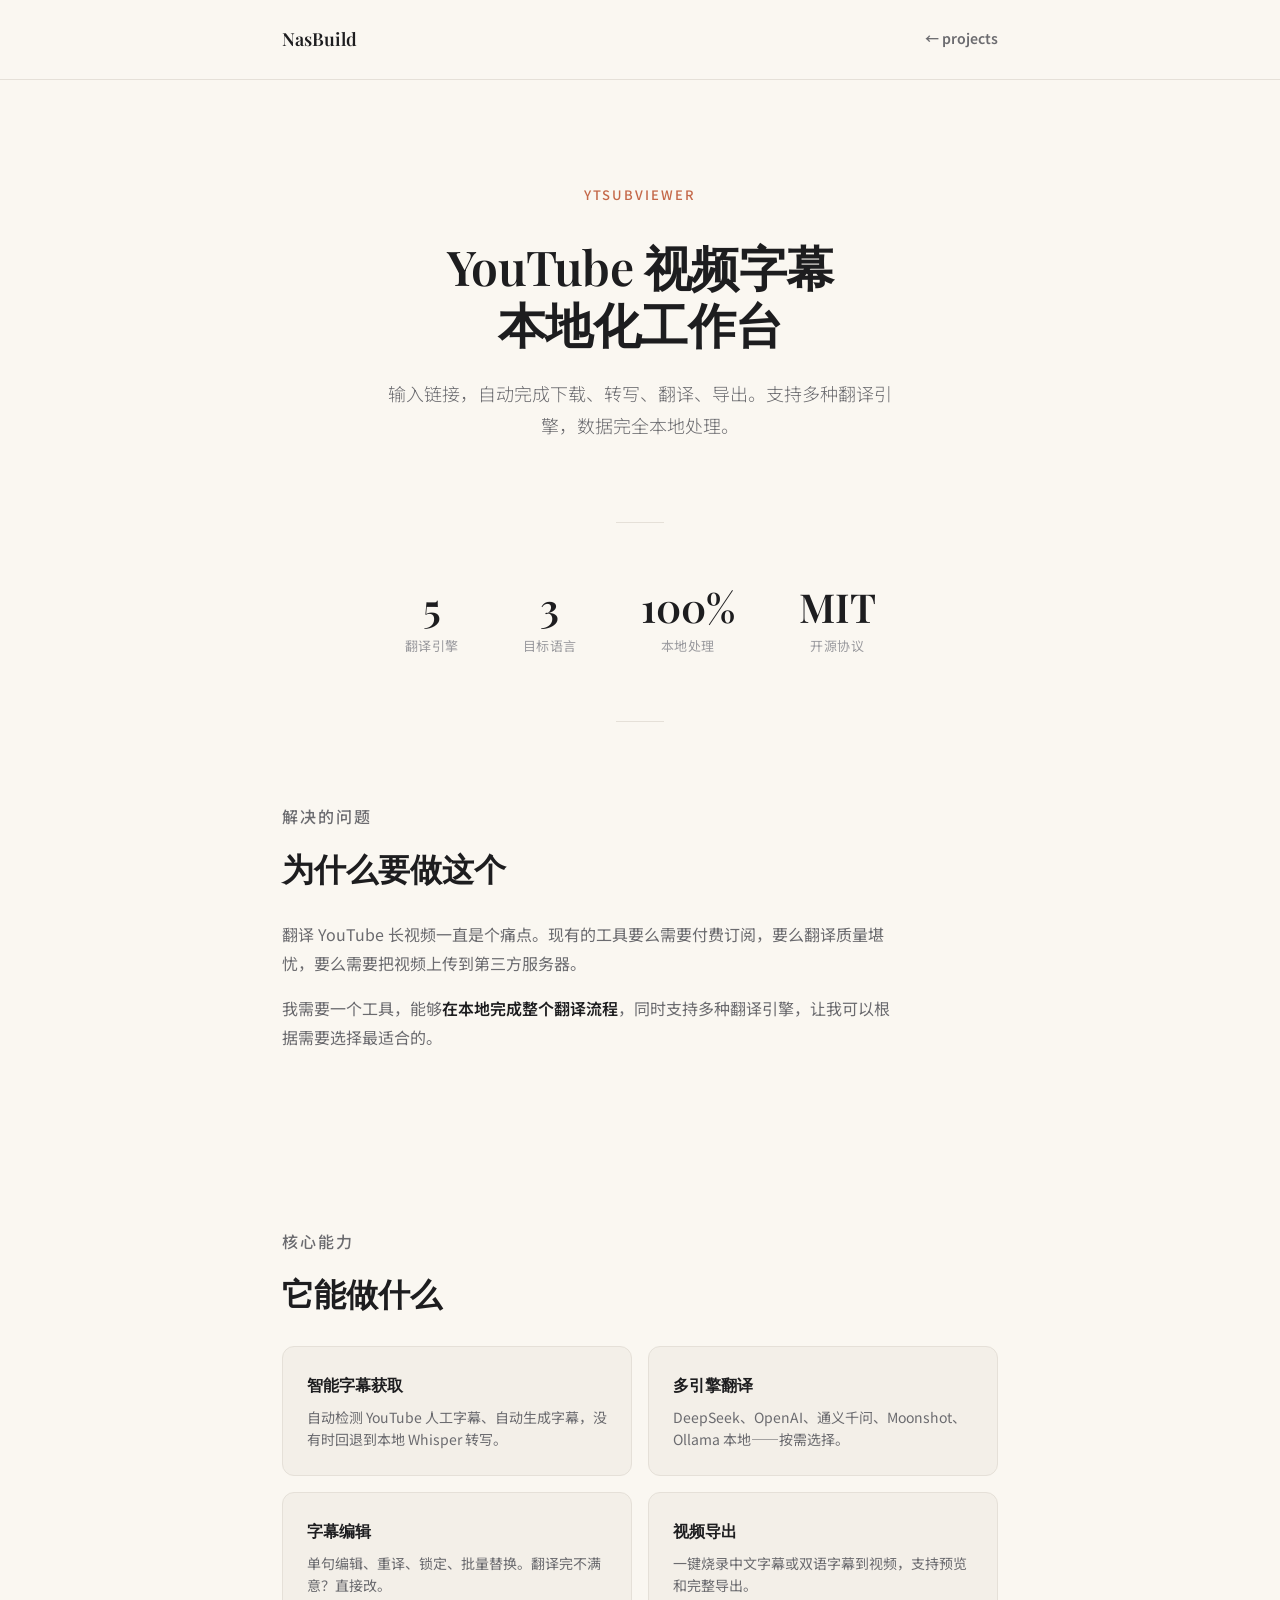
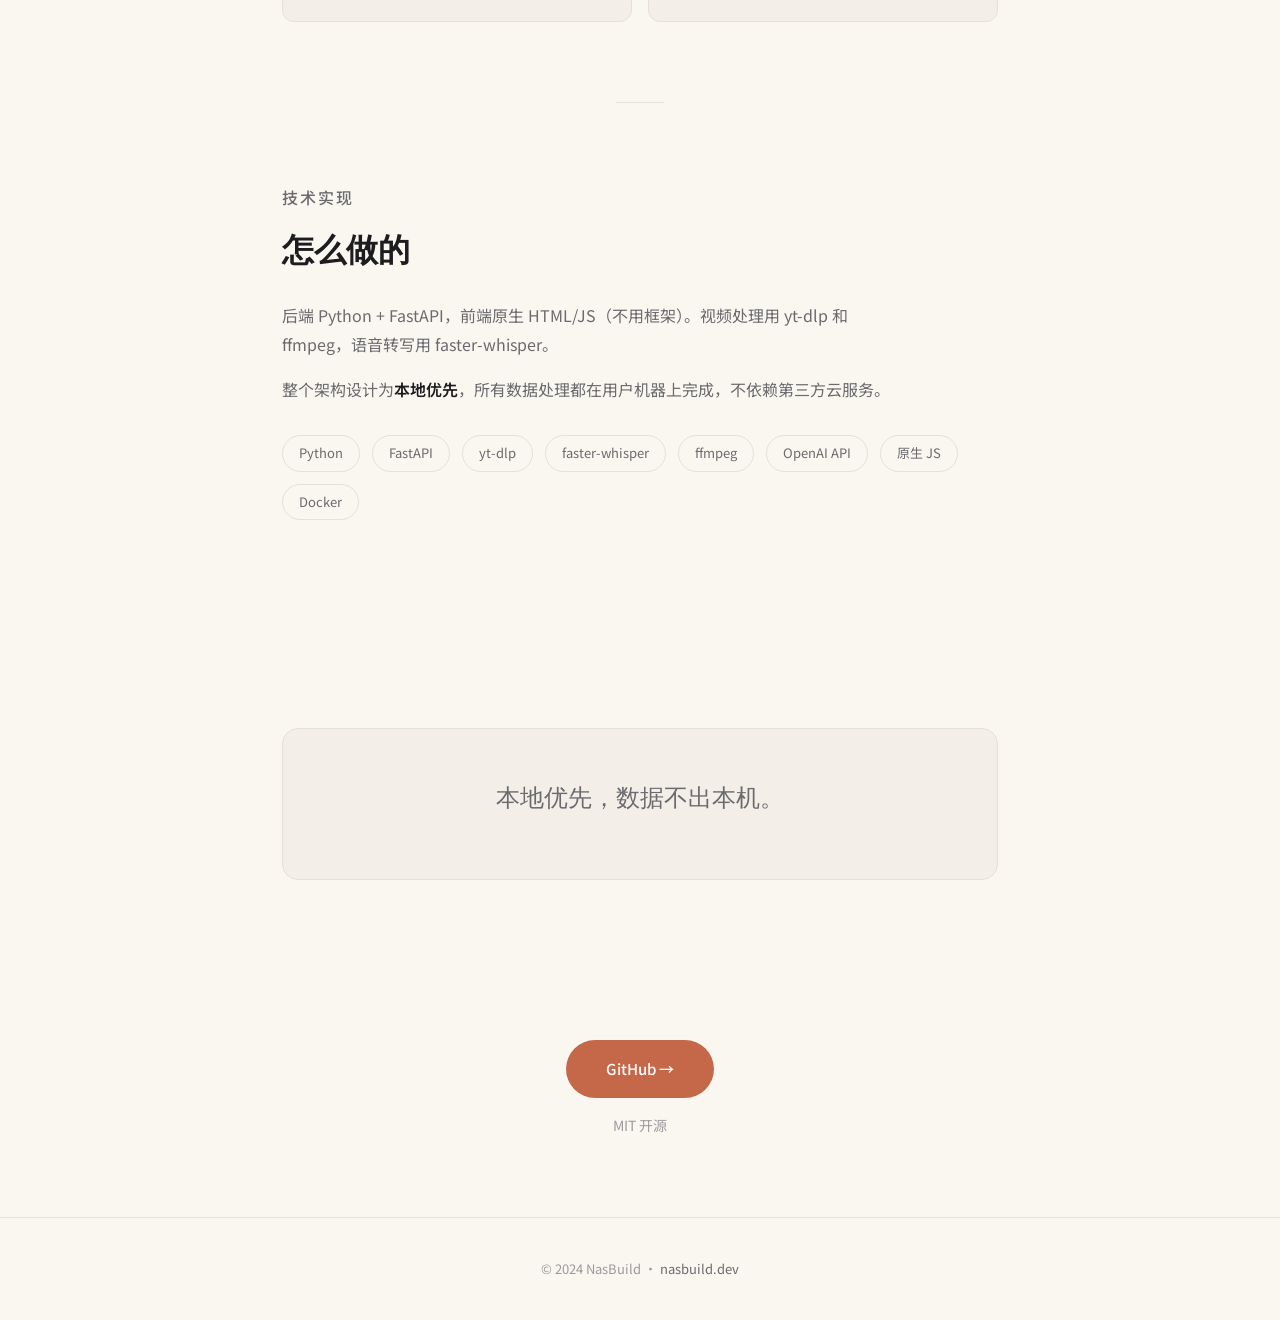
<file: docs/ytsubviewer-dev-story.html>
<!DOCTYPE html>
<html lang="zh">
<head>
<meta charset="UTF-8">
<meta name="viewport" content="width=device-width, initial-scale=1.0">
<title>YTSubViewer 开发记录 — NasBuild</title>
<link href="https://fonts.googleapis.com/css2?family=Playfair+Display:wght@400;500;600;700&family=Noto+Sans+SC:wght@300;400;500;600&display=swap" rel="stylesheet">
<style>
  :root {
    --bg: #FAF7F1;
    --bg-card: #F3EFE8;
    --text-primary: #1D1D1F;
    --text-secondary: #6B6B6F;
    --text-tertiary: #9B9B9F;
    --accent: #C46849;
    --accent-light: #E8D5CC;
    --border: #E5E0D8;
    --white: #FFFFFF;
    --serif: 'Playfair Display', 'Georgia', 'Times New Roman', serif;
    --sans: 'Noto Sans SC', -apple-system, BlinkMacSystemFont, 'Segoe UI', sans-serif;
  }
  * { margin: 0; padding: 0; box-sizing: border-box; }
  body { font-family: var(--sans); background: var(--bg); color: var(--text-primary); line-height: 1.7; -webkit-font-smoothing: antialiased; }
  .container { max-width: 780px; margin: 0 auto; padding: 0 32px; }

  nav { padding: 24px 0; border-bottom: 1px solid var(--border); }
  nav .container { display: flex; justify-content: space-between; align-items: center; }
  nav a { font-family: var(--serif); font-size: 18px; font-weight: 600; color: var(--text-primary); text-decoration: none; }
  nav .back { font-family: var(--sans); font-size: 14px; color: var(--text-secondary); transition: color 0.2s; }
  nav .back:hover { color: var(--text-primary); }

  .hero { padding: 100px 0 80px; text-align: center; }
  .hero-tag { display: inline-block; font-size: 13px; font-weight: 500; color: var(--accent); letter-spacing: 2px; text-transform: uppercase; margin-bottom: 32px; }
  .hero h1 { font-family: var(--serif); font-size: 48px; font-weight: 600; line-height: 1.2; margin-bottom: 24px; letter-spacing: -0.5px; }
  .hero-sub { font-size: 18px; color: var(--text-secondary); max-width: 520px; margin: 0 auto; font-weight: 300; line-height: 1.8; }

  .divider { width: 48px; height: 1px; background: var(--border); margin: 0 auto; }

  .stats { display: flex; justify-content: center; gap: 64px; padding: 64px 0; }
  .stat { text-align: center; }
  .stat-number { font-family: var(--serif); font-size: 40px; font-weight: 600; line-height: 1; }
  .stat-label { font-size: 13px; color: var(--text-tertiary); margin-top: 8px; letter-spacing: 0.5px; }

  .section { padding: 80px 0; }
  .section-label { font-size: 12px; font-weight: 500; color: var(--accent); text-transform: uppercase; letter-spacing: 2px; margin-bottom: 16px; }
  .section h2 { font-family: var(--serif); font-size: 32px; font-weight: 600; margin-bottom: 32px; line-height: 1.3; }
  .section p { font-size: 16px; color: var(--text-secondary); max-width: 620px; margin-bottom: 16px; line-height: 1.8; }
  .section strong { color: var(--text-primary); font-weight: 600; }
  .section ul { list-style: none; margin: 16px 0; }
  .section li { font-size: 15px; color: var(--text-secondary); line-height: 2; padding-left: 20px; position: relative; }
  .section li::before { content: ''; position: absolute; left: 0; top: 12px; width: 6px; height: 6px; border-radius: 50%; background: var(--accent); }

  .tech-list { display: flex; flex-wrap: wrap; gap: 12px; margin-top: 32px; }
  .tech-item { font-size: 13px; color: var(--text-secondary); padding: 6px 16px; border: 1px solid var(--border); border-radius: 100px; }

  .feature-grid { display: grid; grid-template-columns: 1fr 1fr; gap: 16px; margin-top: 32px; }
  .feature-card { background: var(--bg-card); border: 1px solid var(--border); border-radius: 12px; padding: 24px; }
  .feature-card h3 { font-family: var(--serif); font-size: 16px; font-weight: 600; margin-bottom: 8px; }
  .feature-card p { font-size: 14px; color: var(--text-secondary); line-height: 1.6; margin: 0; }

  .quote-block { padding: 48px; background: var(--bg-card); border: 1px solid var(--border); border-radius: 16px; margin-top: 48px; text-align: center; }
  .quote-block p { font-family: var(--serif); font-size: 24px; font-weight: 500; line-height: 1.6; max-width: 100%; }

  .cta { text-align: center; padding: 80px 0; }
  .cta a { display: inline-flex; align-items: center; gap: 8px; padding: 16px 40px; background: var(--accent); color: var(--white); border-radius: 100px; text-decoration: none; font-size: 15px; font-weight: 500; transition: background 0.2s; }
  .cta a:hover { background: #b55a3d; }
  .cta p { font-size: 14px; color: var(--text-tertiary); margin-top: 16px; }

  footer { padding: 40px 0; border-top: 1px solid var(--border); text-align: center; }
  footer p { font-size: 13px; color: var(--text-tertiary); }
  footer a { color: var(--text-secondary); text-decoration: none; }
  footer a:hover { color: var(--text-primary); }

  @media (max-width: 640px) {
    .hero h1 { font-size: 32px; }
    .stats { flex-direction: column; gap: 32px; }
    .feature-grid { grid-template-columns: 1fr; }
    .stat-number { font-size: 32px; }
  }
</style>
</head>
<body>

  <nav>
    <div class="container">
      <a href="https://nasbuild.dev">NasBuild</a>
      <a href="https://nasbuild.dev/projects" class="back">← projects</a>
    </div>
  </nav>

  <section class="hero">
    <div class="container">
      <span class="hero-tag">YTSubViewer</span>
      <h1>YouTube 视频字幕<br>本地化工作台</h1>
      <p class="hero-sub">输入链接，自动完成下载、转写、翻译、导出。支持多种翻译引擎，数据完全本地处理。</p>
    </div>
  </section>

  <div class="divider"></div>

  <section class="stats">
    <div class="container" style="display:flex;justify-content:center;gap:64px;">
      <div class="stat">
        <div class="stat-number">5</div>
        <div class="stat-label">翻译引擎</div>
      </div>
      <div class="stat">
        <div class="stat-number">3</div>
        <div class="stat-label">目标语言</div>
      </div>
      <div class="stat">
        <div class="stat-number">100%</div>
        <div class="stat-label">本地处理</div>
      </div>
      <div class="stat">
        <div class="stat-number">MIT</div>
        <div class="stat-label">开源协议</div>
      </div>
    </div>
  </section>

  <div class="divider"></div>

  <section class="section">
    <div class="container">
      <p class="section-label">解决的问题</p>
      <h2>为什么要做这个</h2>
      <p>翻译 YouTube 长视频一直是个痛点。现有的工具要么需要付费订阅，要么翻译质量堪忧，要么需要把视频上传到第三方服务器。</p>
      <p>我需要一个工具，能够<strong>在本地完成整个翻译流程</strong>，同时支持多种翻译引擎，让我可以根据需要选择最适合的。</p>
    </div>
  </section>

  <section class="section">
    <div class="container">
      <p class="section-label">核心能力</p>
      <h2>它能做什么</h2>
      <div class="feature-grid">
        <div class="feature-card">
          <h3>智能字幕获取</h3>
          <p>自动检测 YouTube 人工字幕、自动生成字幕，没有时回退到本地 Whisper 转写。</p>
        </div>
        <div class="feature-card">
          <h3>多引擎翻译</h3>
          <p>DeepSeek、OpenAI、通义千问、Moonshot、Ollama 本地——按需选择。</p>
        </div>
        <div class="feature-card">
          <h3>字幕编辑</h3>
          <p>单句编辑、重译、锁定、批量替换。翻译完不满意？直接改。</p>
        </div>
        <div class="feature-card">
          <h3>视频导出</h3>
          <p>一键烧录中文字幕或双语字幕到视频，支持预览和完整导出。</p>
        </div>
      </div>
    </div>
  </section>

  <div class="divider"></div>

  <section class="section">
    <div class="container">
      <p class="section-label">技术实现</p>
      <h2>怎么做的</h2>
      <p>后端 Python + FastAPI，前端原生 HTML/JS（不用框架）。视频处理用 yt-dlp 和 ffmpeg，语音转写用 faster-whisper。</p>
      <p>整个架构设计为<strong>本地优先</strong>，所有数据处理都在用户机器上完成，不依赖第三方云服务。</p>
      <div class="tech-list">
        <span class="tech-item">Python</span>
        <span class="tech-item">FastAPI</span>
        <span class="tech-item">yt-dlp</span>
        <span class="tech-item">faster-whisper</span>
        <span class="tech-item">ffmpeg</span>
        <span class="tech-item">OpenAI API</span>
        <span class="tech-item">原生 JS</span>
        <span class="tech-item">Docker</span>
      </div>
    </div>
  </section>

  <section class="section">
    <div class="container">
      <div class="quote-block">
        <p>本地优先，数据不出本机。</p>
      </div>
    </div>
  </section>

  <section class="cta">
    <div class="container">
      <a href="https://github.com/moneyperfect/YTSubViewer">GitHub →</a>
      <p>MIT 开源</p>
    </div>
  </section>

  <footer>
    <div class="container">
      <p>© 2024 NasBuild · <a href="https://nasbuild.dev">nasbuild.dev</a></p>
    </div>
  </footer>

</body>
</html>
</file>
